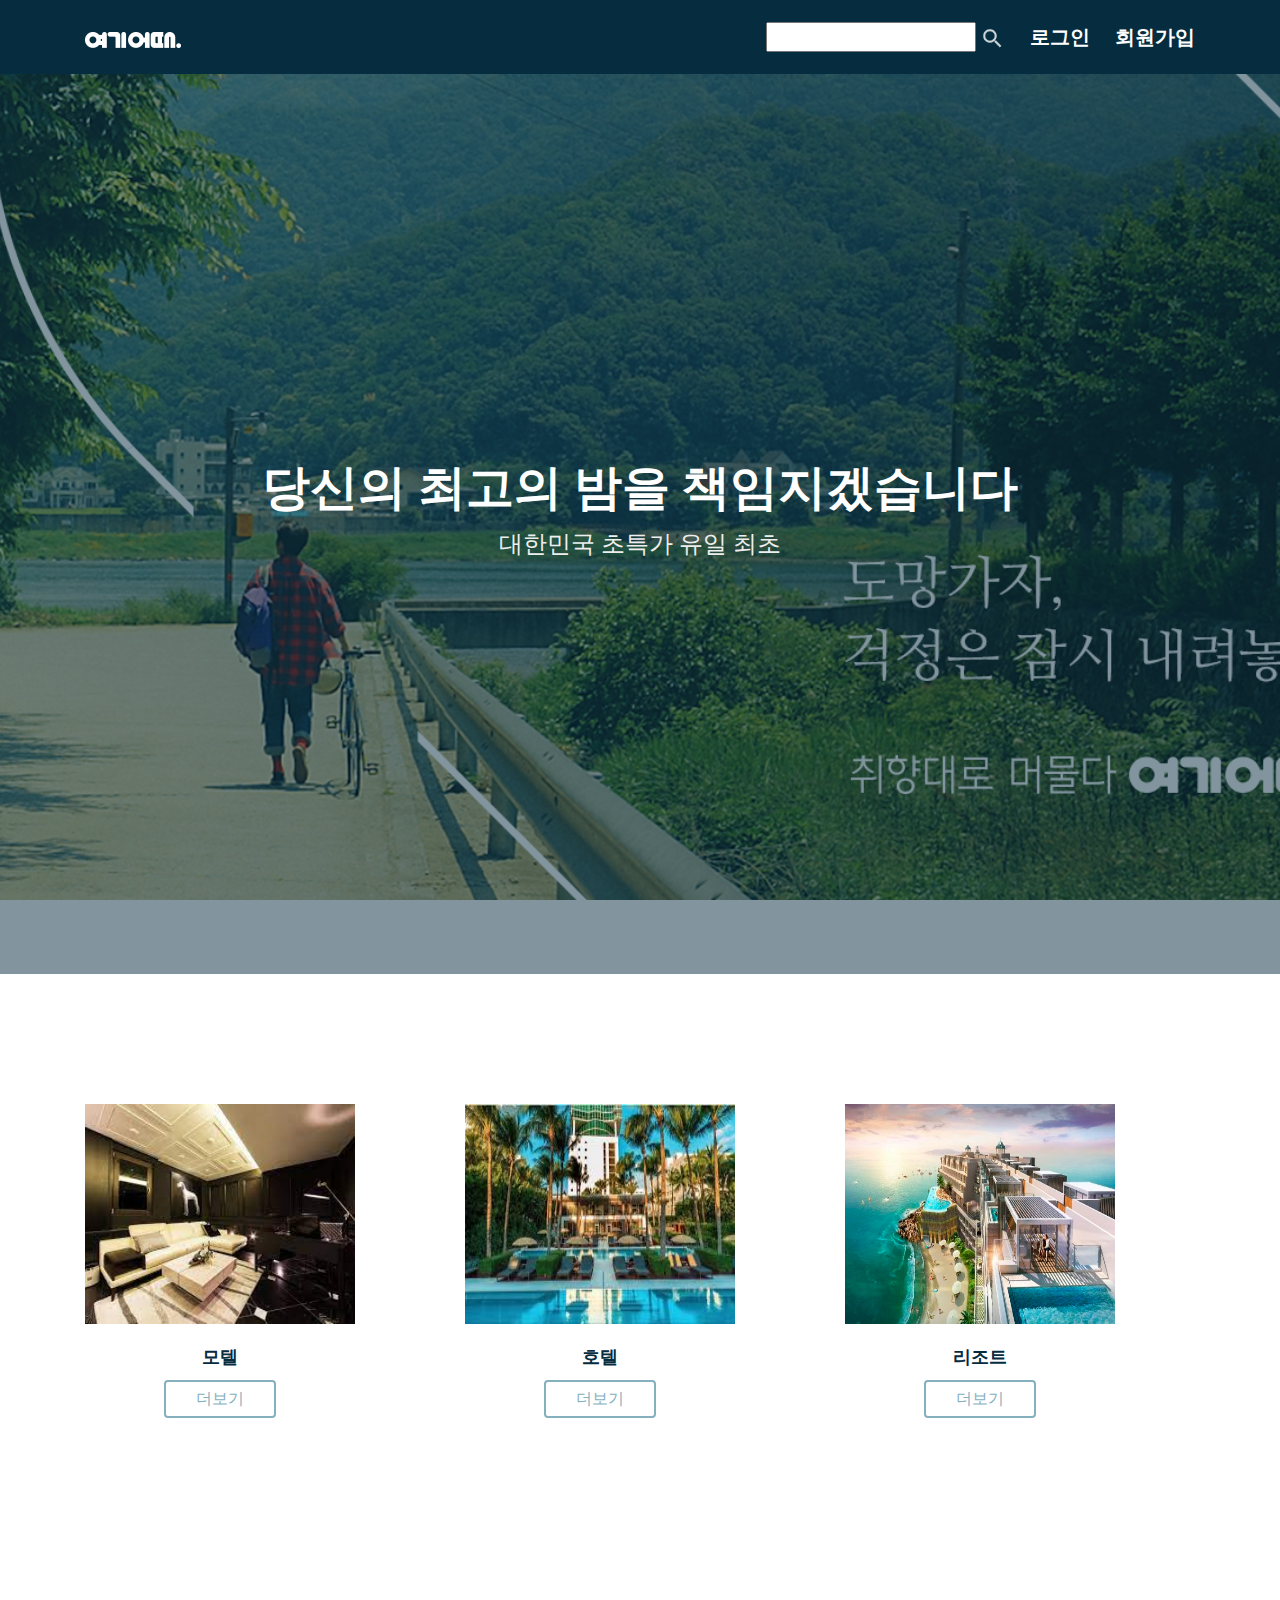
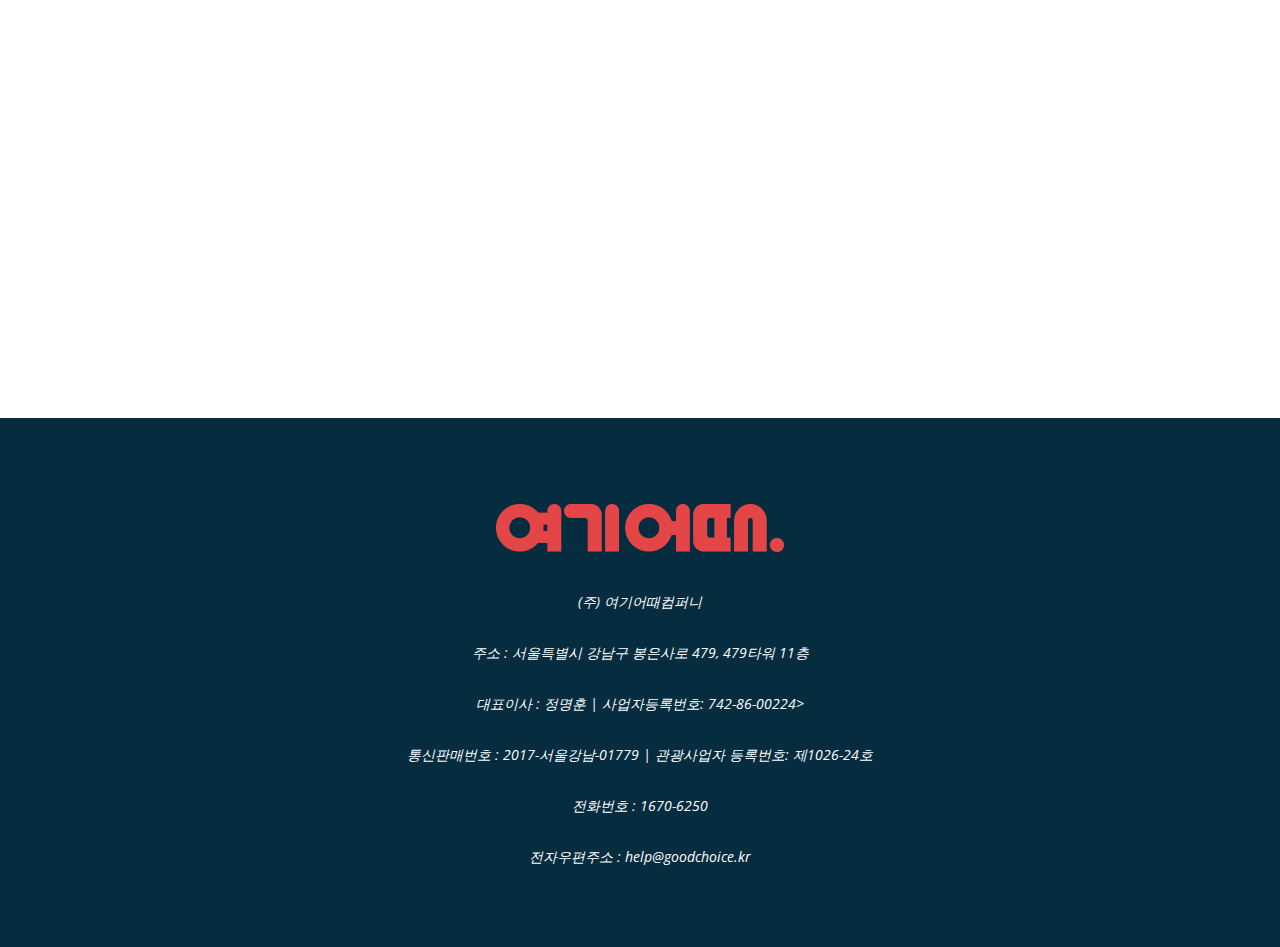
<file: index.html>
<!DOCTYPE html>
<html lang="en">

<head>
  <meta charset="utf-8">
  <meta content="width=device-width, initial-scale=1.0" name="viewport">

  <title>Vlava Bootstrap Template - Index</title>
  <meta content="" name="description">
  <meta content="" name="keywords">

  <!-- Favicons -->
  <link href="assets/img/favicon.png" rel="icon">
  <link href="assets/img/apple-touch-icon.png" rel="apple-touch-icon">

  <!-- Google Fonts -->
  <link href="https://fonts.googleapis.com/css?family=Open+Sans:300,300i,400,400i,600,600i,700,700i|Raleway:300,300i,400,400i,500,500i,600,600i,700,700i|Poppins:300,300i,400,400i,500,500i,600,600i,700,700i" rel="stylesheet">

  <!-- Vendor CSS Files -->
  <link href="assets/vendor/bootstrap/css/bootstrap.min.css" rel="stylesheet">
  <link href="assets/vendor/icofont/icofont.min.css" rel="stylesheet">
  <link href="assets/vendor/boxicons/css/boxicons.min.css" rel="stylesheet">
  <link href="assets/vendor/remixicon/remixicon.css" rel="stylesheet">
  <link href="assets/vendor/owl.carousel/assets/owl.carousel.min.css" rel="stylesheet">
  <link href="assets/vendor/venobox/venobox.css" rel="stylesheet">

  <!-- Template Main CSS File -->
  <link href="assets/css/style.css" rel="stylesheet">

  <!-- =======================================================
  * Template Name: Vlava - v2.2.1
  * Template URL: https://bootstrapmade.com/vlava-free-bootstrap-one-page-template/
  * Author: BootstrapMade.com
  * License: https://bootstrapmade.com/license/
  ======================================================== -->
</head>

<body>

  <!-- ======= Header ======= -->
  <header id="header" class="howHeader">
    <div class="container d-flex align-items-center">

      <div class="logo mr-auto">
        <a href="#">
          <h1 class="text-light"><img src="assets/img/h1_logo_pc_w.png" class="testimonial-img" alt=""></h1>
        </a>
        
        <!-- Uncomment below if you prefer to use an image logo -->
        <!-- <a href="index.html"><img src="assets/img/logo.png" alt="" class="img-fluid"></a>-->
      </div>
      <div class="subscribe-form">
        <input type="email" name="email"> <img src="assets/img/ico_srch_2.png" button type="button" class="btn_srch_open " style="right: 396px;"></button>
       
      </div>

      <nav class="nav-menu d-none d-lg-block">
        <ul>

          <li><a href="#">로그인</a></li>
          <li><a href="#">회원가입</a></li>


        </ul>
      </nav><!-- .nav-menu -->

    </div>
  </header><!-- End Header -->

  <!-- ======= Hero Section ======= -->
  <section id="hero">
    <div class="hero-container">
      <h1>당신의 최고의 밤을 책임지겠습니다</h1>
      <h2>대한민국 초특가 유일 최초</h2>
      <!-- <a href="#" class="btn-get-started scrollto">추천숙소</a> -->
    </div>
  </section><!-- End Hero -->
  
  <main id="main">
    <!-- ======= Featured Section ======= -->
    <section id="featured" class="featured">
      <div class="container">

        <div class="row">
          <div class="col-lg-4 col-md-6 d-flex align-items-stretch mb-5 mb-lg-0">
            <div class="card">
              <img src="assets/img/motel.jpg" class="card-img-top" alt="..."
              style="width:270px; height:220px;">
              <div class="card-body">
                <h5 class="card-title"><a href="">모텔</a></h5>
                <a href="#" class="btn">더보기</a>
              </div>
            </div>
          </div>
          <div class="col-lg-4 col-md-6 d-flex align-items-stretch mb-5 mb-lg-0">
            <div class="card">
              <img src="assets/img/hotel.jpg" class="card-img-top" alt="..." style="width: 270px; height:220px;">
              <div class="card-body">
                <h5 class="card-title"><a href="">호텔</a></h5>
                <a href="#" class="btn">더보기</a>
              </div>
            </div>
          </div>
          <div class="col-lg-4 col-md-6 d-flex align-items-stretch mb-5 mb-lg-0">
            <div class="card">
              <img src="assets/img/리조트.jpg" class="card-img-top" alt="..." style="width: 270px; height:220px;">
              <div class="card-body">
                <h5 class="card-title"><a href="">리조트</a></h5>
                <a href="#" class="btn">더보기</a>
              </div>
            </div>
          </div>
        </div>

      </div>
    </section><!-- End Featured Section -->
   
  </main><!-- End #main -->
 
  <!-- ======= Footer ======= -->
  <footer id="footer">

    <div class="footer-top">

      <div class="container">

        <div class="row  justify-content-center">
          <div class="col-lg-6">
            <img src="assets/img/h1_logo_mo.png" class="foot_logo">
            <p>(주) 여기어때컴퍼니</p>
            <p>주소 : 서울특별시 강남구 봉은사로 479, 479타워 11층 </p>
            <p>대표이사 : 정명훈 | 사업자등록번호: 742-86-00224></p> 
            <p> 통신판매번호 : 2017-서울강남-01779 | 관광사업자 등록번호: 제1026-24호</p>
            <p>전화번호 : 1670-6250</p> 
            <p>전자우편주소 : help@goodchoice.kr</p>  
          </div>
        </div>

      

      </div>
    </div>

    
  </footer><!-- End Footer -->

  <a href="#" class="back-to-top"><i class="icofont-simple-up"></i></a>

  <!-- Vendor JS Files -->
  <script src="assets/vendor/jquery/jquery.min.js"></script>
  <script src="assets/vendor/bootstrap/js/bootstrap.bundle.min.js"></script>
  <script src="assets/vendor/jquery.easing/jquery.easing.min.js"></script>
  <script src="assets/vendor/php-email-form/validate.js"></script>
  <script src="assets/vendor/owl.carousel/owl.carousel.min.js"></script>
  <script src="assets/vendor/isotope-layout/isotope.pkgd.min.js"></script>
  <script src="assets/vendor/venobox/venobox.min.js"></script>

  <!-- Template Main JS File -->
  <script src="assets/js/main.js"></script>

</body>

</html>
</file>
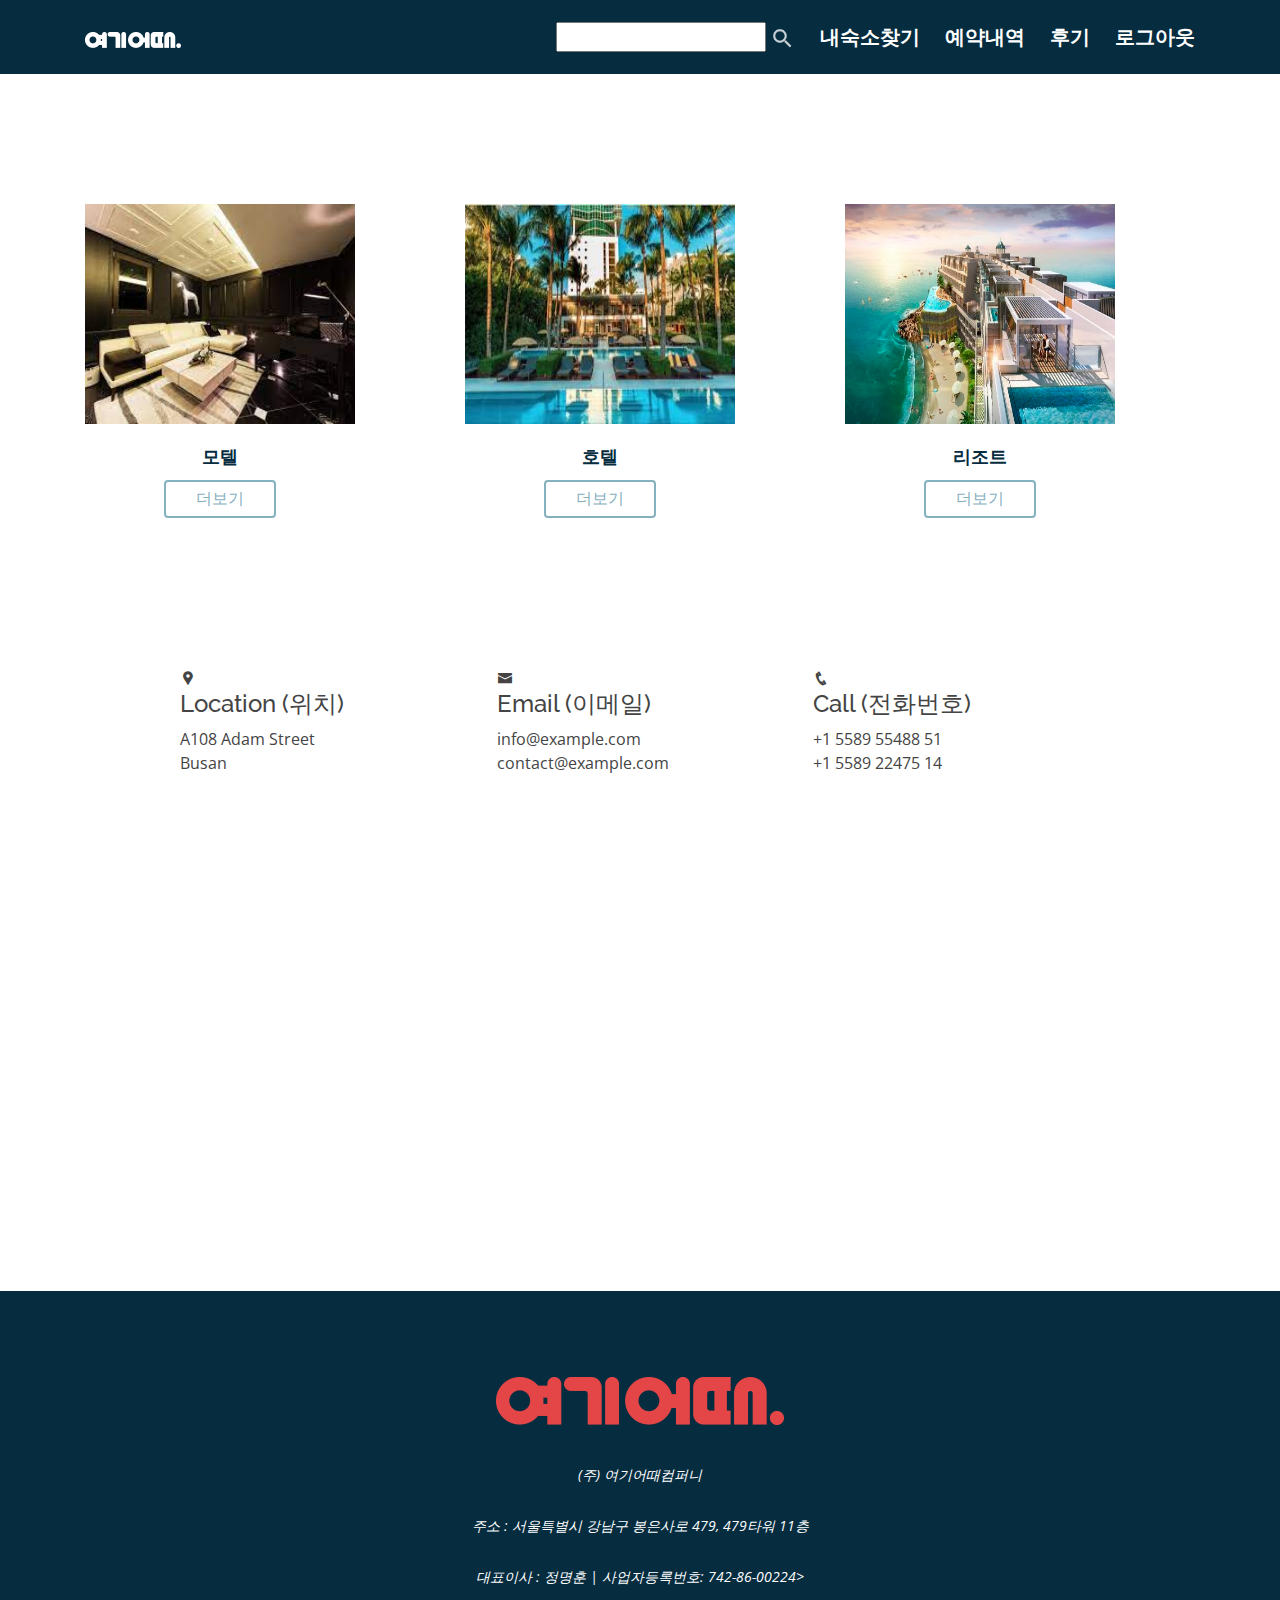
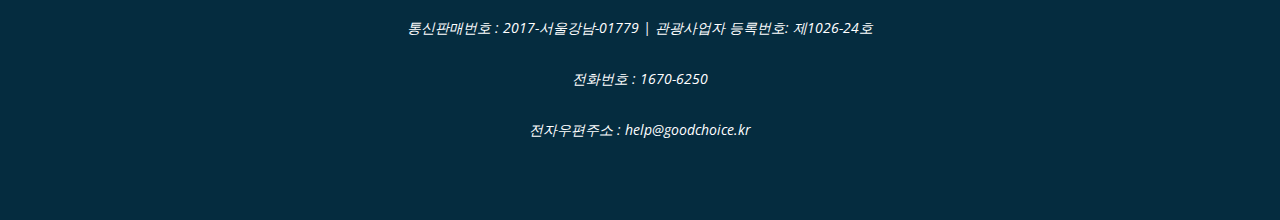
<file: inner-page.html>
<!DOCTYPE html>
<html lang="en">

<head>
  <meta charset="utf-8">
  <meta content="width=device-width, initial-scale=1.0" name="viewport">

  <title>Inner Page - Vlava Bootstrap Template</title>
  <meta content="" name="description">
  <meta content="" name="keywords">

  <!-- Favicons -->
  <link href="assets/img/favicon.png" rel="icon">
  <link href="assets/img/apple-touch-icon.png" rel="apple-touch-icon">

  <!-- Google Fonts -->
  <link href="https://fonts.googleapis.com/css?family=Open+Sans:300,300i,400,400i,600,600i,700,700i|Raleway:300,300i,400,400i,500,500i,600,600i,700,700i|Poppins:300,300i,400,400i,500,500i,600,600i,700,700i" rel="stylesheet">

  <!-- Vendor CSS Files -->
  <link href="assets/vendor/bootstrap/css/bootstrap.min.css" rel="stylesheet">
  <link href="assets/vendor/icofont/icofont.min.css" rel="stylesheet">
  <link href="assets/vendor/boxicons/css/boxicons.min.css" rel="stylesheet">
  <link href="assets/vendor/remixicon/remixicon.css" rel="stylesheet">
  <link href="assets/vendor/owl.carousel/assets/owl.carousel.min.css" rel="stylesheet">
  <link href="assets/vendor/venobox/venobox.css" rel="stylesheet">

  <!-- Template Main CSS File -->
  <link href="assets/css/style.css" rel="stylesheet">

  <!-- =======================================================
  * Template Name: Vlava - v2.2.1
  * Template URL: https://bootstrapmade.com/vlava-free-bootstrap-one-page-template/
  * Author: BootstrapMade.com
  * License: https://bootstrapmade.com/license/
  ======================================================== -->
</head>

<body>

  <!-- ======= Header ======= -->
  <header id="header" class="howHeader">
    <div class="container d-flex align-items-center">

      <div class="logo mr-auto">
        <a href="#">
          <h1 class="text-light"><img src="assets/img/h1_logo_pc_w.png" class="testimonial-img" alt=""></h1>
        </a>
        
        <!-- Uncomment below if you prefer to use an image logo -->
        <!-- <a href="index.html"><img src="assets/img/logo.png" alt="" class="img-fluid"></a>-->
      </div>
      <div class="subscribe-form">
        <input type="email" name="email"> <img src="assets/img/ico_srch_2.png" button type="button" class="btn_srch_open " style="right: 396px;"></button>
       
      </div>

      <nav class="nav-menu d-none d-lg-block">
        <ul>

          <li><a href="#">내숙소찾기</a></li>
          <li><a href="#">예약내역</a></li>
          <li><a href="#">후기</a></li>
          <li><a href="#">로그아웃</a></li> 


        </ul>
      </nav><!-- .nav-menu -->

    </div>
  </header><!-- End Header -->

  <main id="main">

     <!-- ======= Featured Section ======= -->
     <section id="featured" class="featured">
      <div class="container">

        <div class="row">
          <div class="col-lg-4 col-md-6 d-flex align-items-stretch mb-5 mb-lg-0">
            <div class="card">
              <img src="assets/img/motel.jpg" class="card-img-top" alt="..."
              style="width:270px; height:220px;">
              <div class="card-body">
                <h5 class="card-title"><a href="">모텔</a></h5>
                <a href="#" class="btn">더보기</a>
              </div>
            </div>
          </div>
          <div class="col-lg-4 col-md-6 d-flex align-items-stretch mb-5 mb-lg-0">
            <div class="card">
              <img src="assets/img/hotel.jpg" class="card-img-top" alt="..." style="width: 270px; height:220px;">
              <div class="card-body">
                <h5 class="card-title"><a href="">호텔</a></h5>
                <a href="#" class="btn">더보기</a>
              </div>
            </div>
          </div>
          <div class="col-lg-4 col-md-6 d-flex align-items-stretch mb-5 mb-lg-0">
            <div class="card">
              <img src="assets/img/리조트.jpg" class="card-img-top" alt="..." style="width: 270px; height:220px;">
              <div class="card-body">
                <h5 class="card-title"><a href="">리조트</a></h5>
                <a href="#" class="btn">더보기</a>
              </div>
            </div>
          </div>
        </div>

      </div>
    </section><!-- End Featured Section -->

    <div class="container">
      <div class="row mt-5 justify-content-center">

        <div class="col-lg-10">

          <div class="info-wrap">
            <div class="row">
              <div class="col-lg-4 info">
                <i class="icofont-google-map"></i>
                <h4>Location (위치)</h4>
                <p>A108 Adam Street<br>Busan</p>
              </div>

              <div class="col-lg-4 info mt-4 mt-lg-0">
                <i class="icofont-envelope"></i>
                <h4>Email (이메일)</h4>
                <p>info@example.com<br>contact@example.com</p>
              </div>

              <div class="col-lg-4 info mt-4 mt-lg-0">
                <i class="icofont-phone"></i>
                <h4>Call (전화번호)</h4>
                <p>+1 5589 55488 51<br>+1 5589 22475 14</p>
              </div>
            </div>
          </div>

        </div>

      </div>

  </main><!-- End #main -->

  <!-- ======= Footer ======= -->
  <footer id="footer">

    <div class="footer-top">

      <div class="container">

        <div class="row  justify-content-center">
          <div class="col-lg-6">
            <img src="assets/img/h1_logo_mo.png" class="foot_logo">
            <p>(주) 여기어때컴퍼니</p>
            <p>주소 : 서울특별시 강남구 봉은사로 479, 479타워 11층 </p>
            <p>대표이사 : 정명훈 | 사업자등록번호: 742-86-00224></p> 
            <p> 통신판매번호 : 2017-서울강남-01779 | 관광사업자 등록번호: 제1026-24호</p>
            <p>전화번호 : 1670-6250</p> 
            <p>전자우편주소 : help@goodchoice.kr</p>  
          </div>
        </div>

      

      </div>
    </div>

    
  </footer><!-- End Footer -->

  <a href="#" class="back-to-top"><i class="icofont-simple-up"></i></a>

  <!-- Vendor JS Files -->
  <script src="assets/vendor/jquery/jquery.min.js"></script>
  <script src="assets/vendor/bootstrap/js/bootstrap.bundle.min.js"></script>
  <script src="assets/vendor/jquery.easing/jquery.easing.min.js"></script>
  <script src="assets/vendor/php-email-form/validate.js"></script>
  <script src="assets/vendor/owl.carousel/owl.carousel.min.js"></script>
  <script src="assets/vendor/isotope-layout/isotope.pkgd.min.js"></script>
  <script src="assets/vendor/venobox/venobox.min.js"></script>

  <!-- Template Main JS File -->
  <script src="assets/js/main.js"></script>

</body>

</html>
</file>
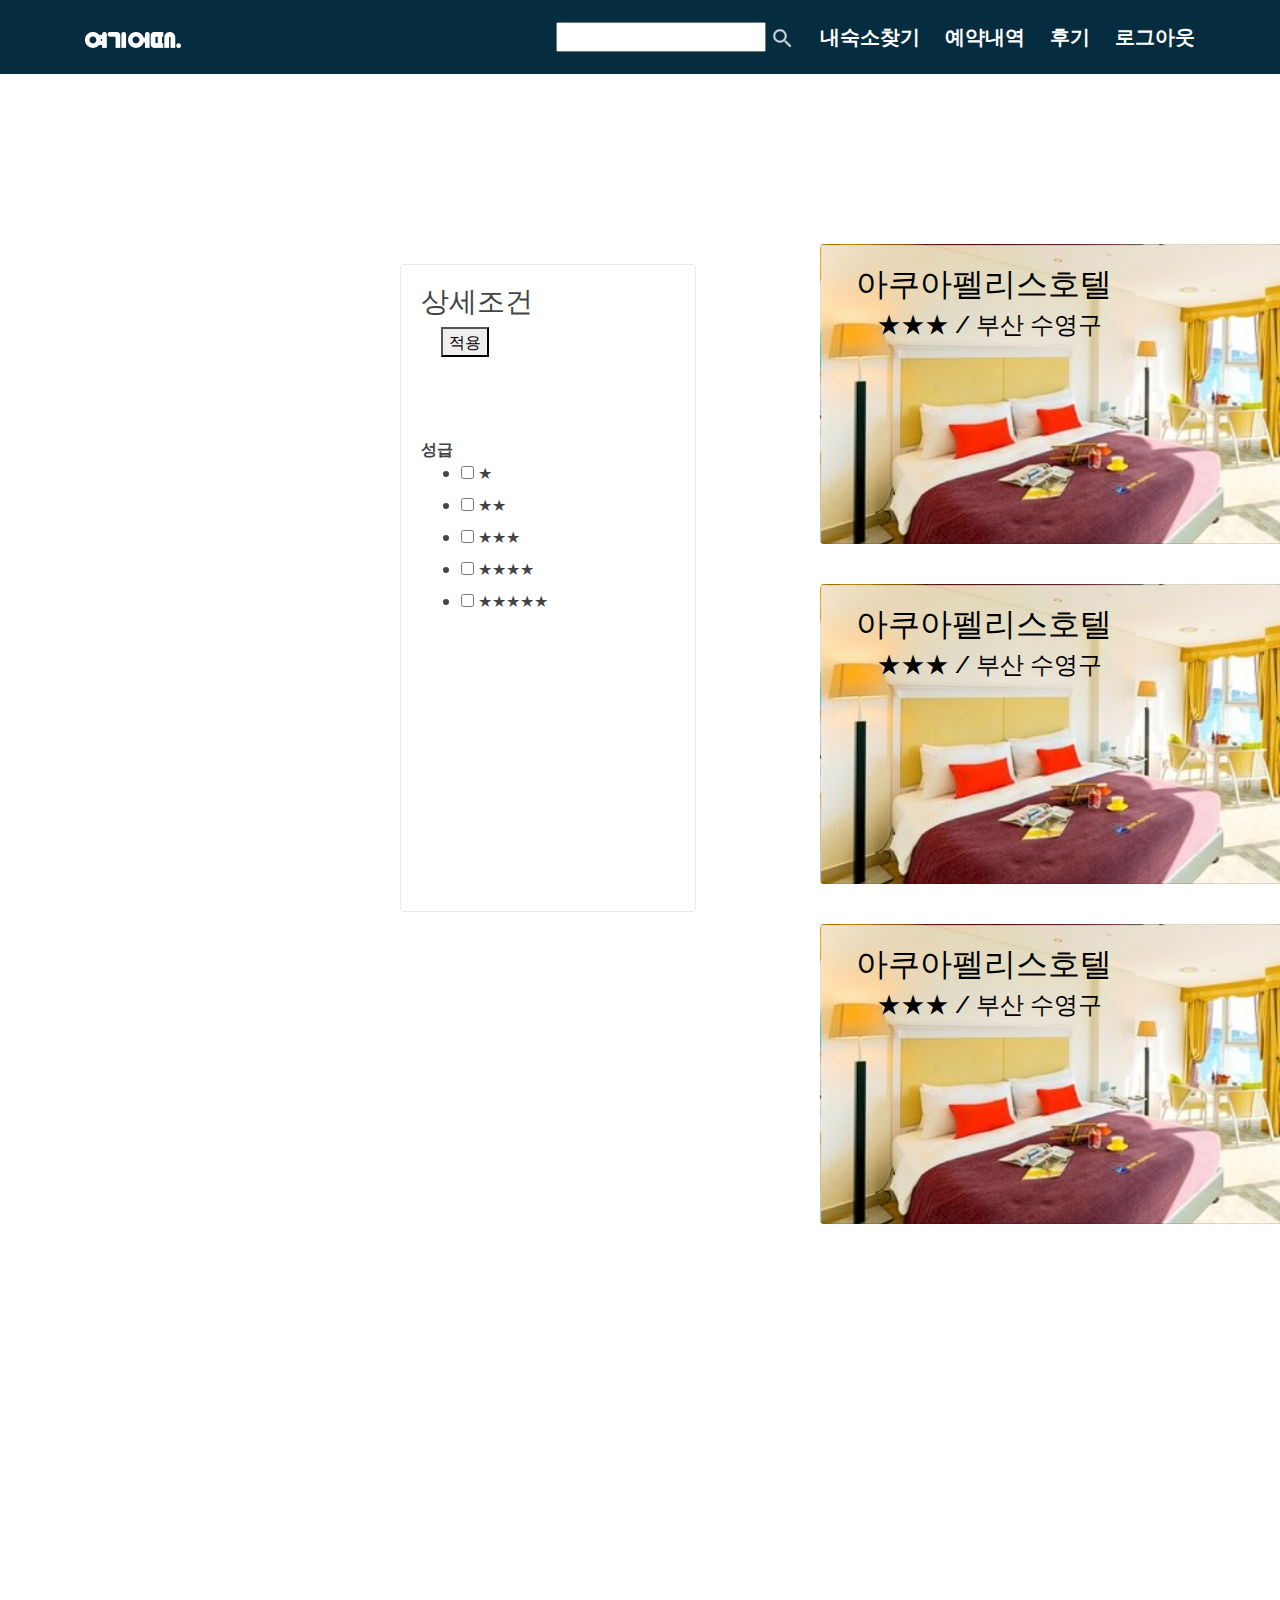
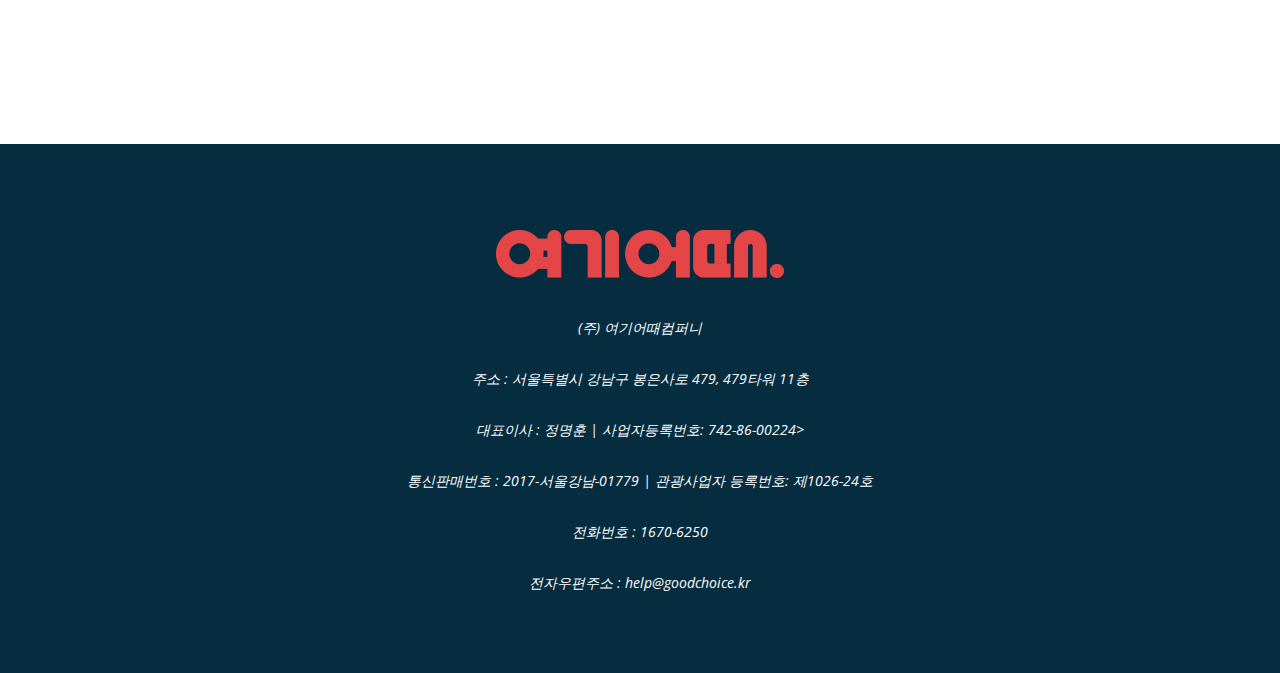
<file: list.html>
<!DOCTYPE html>
<html lang="en">
<head>
  <meta charset="utf-8">
  <meta content="width=device-width, initial-scale=1.0" name="viewport">

  <title>리스트페이지</title>
  <meta content="" name="description">
  <meta content="" name="keywords">

  <!-- Favicons -->
  <link href="assets/img/favicon.png" rel="icon">
  <link href="assets/img/apple-touch-icon.png" rel="apple-touch-icon">

  <!-- Google Fonts -->
  <link href="https://fonts.googleapis.com/css?family=Open+Sans:300,300i,400,400i,600,600i,700,700i|Raleway:300,300i,400,400i,500,500i,600,600i,700,700i|Poppins:300,300i,400,400i,500,500i,600,600i,700,700i" rel="stylesheet">

  <!-- Vendor CSS Files -->
  <link href="assets/vendor/bootstrap/css/bootstrap.min.css" rel="stylesheet">
  <link href="assets/vendor/icofont/icofont.min.css" rel="stylesheet">
  <link href="assets/vendor/boxicons/css/boxicons.min.css" rel="stylesheet">
  <link href="assets/vendor/remixicon/remixicon.css" rel="stylesheet">
  <link href="assets/vendor/owl.carousel/assets/owl.carousel.min.css" rel="stylesheet">
  <link href="assets/vendor/venobox/venobox.css" rel="stylesheet">

  <!-- Template Main CSS File -->
  <link href="assets/css/style.css" rel="stylesheet">

</head>

<body>

  <!-- ======= Header ======= -->
  <header id="header" class="howHeader">
    <div class="container d-flex align-items-center">

      <div class="logo mr-auto">
        <a href="#">
          <h1 class="text-light"><img src="assets/img/h1_logo_pc_w.png" class="testimonial-img" alt=""></h1>
        </a>
      </div>
      <div class="subscribe-form">
        <input type="email" name="email"> <img src="assets/img/ico_srch_2.png" button type="button" class="btn_srch_open " style="right: 396px;"></button>
      </div>
      <nav class="nav-menu d-none d-lg-block">
        <ul>
          <li><a href="#">내숙소찾기</a></li>
          <li><a href="#">예약내역</a></li>
          <li><a href="#">후기</a></li>
          <li><a href="#">로그아웃</a></li> 
        </ul>
      </nav><!-- .nav-menu -->

    </div>
  </header><!-- End Header -->

  <main id="main">
    <div class="containerBox">
      <div class="filter_wrap" style="float: left; margin-left: 400px;">
        <!-- <div class="fix_title">
          상세조건<button type="button">닫기</button>
        </div> -->

        <!-- <section class="date_wrap">
          <h3>날짜</h3>
          <div class="btn_date"><span class="date_view"><b>7.27 ~ 7.28</b><em>&nbsp;·&nbsp;1박</em></span></div>
        </section> -->

        <h3 style="margin-left: 20px; margin-top: 20px;">상세조건</h3>
        <div class="btn_wrap" style="margin-left: 20px;">
          <!-- <button type="button" onclick="window.location.href='https://www.goodchoice.kr/product/result?sel_date=2021-07-27&amp;sel_date2=2021-07-28&amp;keyword=%EC%95%84%EC%BF%A0%EC%95%84%ED%8E%A0%EB%A6%AC%EC%8A%A4'">초기화</button> -->
          <button type="submit" style="margin-left: 20px;">적용</button>
        </div>
                  <section style="margin-left: 20px;">
                    <strong>성급</strong>
                    <ul>
                      <li>
                        <input type="checkbox" id="adcno_0" name="adcno[]" class="inp_chk" value="1">
                        <label for="adcno_0" class="label_chk">★</label>
                      </li>
                      <li>
                        <input type="checkbox" id="adcno_1" name="adcno[]" class="inp_chk" value="2">
                        <label for="adcno_1" class="label_chk">★★</label>
                      </li>
                      <li>
                        <input type="checkbox" id="adcno_2" name="adcno[]" class="inp_chk" value="4">
                        <label for="adcno_2" class="label_chk">★★★</label>
                      </li>
                      <li>
                        <input type="checkbox" id="adcno_3" name="adcno[]" class="inp_chk" value="7">
                        <label for="adcno_3" class="label_chk">★★★★</label>
                      </li>
                      <li>
                        <input type="checkbox" id="adcno_4" name="adcno[]" class="inp_chk" value="3">
                        <label for="adcno_4" class="label_chk">★★★★★</label>
                      </li>
                    </ul>
                  </section>
                  <section>
                    <strong>
                      <span>
                      <label for="amount"></label>
                      <!-- <input type="text" id="amount" class="price_val" readonly=""> -->
                      <input type="hidden" id="min_price" name="min_price" value="">
                      <input type="hidden" id="max_price" name="max_price" value="">
                    </span>
                  </strong>
                  <div class="slider_wrap">
                    <div id="slider" class="slider_align ui-slider ui-corner-all ui-slider-horizontal ui-widget ui-widget-content" data-min="1" data-max="30"><div class="ui-slider-range ui-corner-all ui-widget-header" style="left: 0%; width: 100%;"></div><span tabindex="0" class="ui-slider-handle ui-corner-all ui-state-default" style="left: 0%;"></span><span tabindex="0" class="ui-slider-handle ui-corner-all ui-state-default" style="left: 100%;">
                    </span>
                  </div>
                  <span class="price_txt"></span>
                  <span class="price_txt"></span>
                </div>
              </section>			
            </div>


    <div class="container" style="padding: 20px; margin-left: 800px; margin-top: 150px;"> 
      <a href="#">
          <div class="card" style="width: 650px;height: 300px; background-image: url(assets/img/aquahotel4.jpg); background-size: cover;">
            <div class="card-body" style="color: black; width: 650px;height: 300px; margin: auto;">
              <h2 style="margin-left: 15px;">아쿠아펠리스호텔</h2>
              <h4>&nbsp &nbsp &nbsp ★★★ / 부산 수영구</h4>
            </div>
          </div>
        </div>
      </a>


      <div class="container" style="padding: 20px; margin-left: 800px; "> 
        <a href="#">
            <div class="card" style="width: 650px;height: 300px; background-image: url(assets/img/aquahotel4.jpg); background-size: cover;">
              <div class="card-body" style="color: black; width: 650px;height: 300px; margin: auto;">
                <h2 style="margin-left: 15px;">아쿠아펠리스호텔</h2>
                <h4>&nbsp &nbsp &nbsp ★★★ / 부산 수영구</h4>
              </div>
            </div>
          </div>
        </a>

        
        <div class="container" style="padding: 20px; margin-left: 800px; "> 
          <a href="#">
              <div class="card" style="width: 650px;height: 300px; background-image: url(assets/img/aquahotel4.jpg); background-size: cover;">
                <div class="card-body" style="color: black; width: 650px;height: 300px; margin: auto;">
                  <h2 style="margin-left: 15px;">아쿠아펠리스호텔</h2>
                  <h4>&nbsp &nbsp &nbsp ★★★ / 부산 수영구</h4>
                </div>
              </div>
            </div>
          </a>


        </div>




  </main><!-- End #main -->

  <!-- ======= Footer ======= -->
  <footer id="footer">

    <div class="footer-top">

      <div class="container">

        <div class="row  justify-content-center">
          <div class="col-lg-6">
            <img src="assets/img/h1_logo_mo.png" class="foot_logo">
            <p>(주) 여기어때컴퍼니</p>
            <p>주소 : 서울특별시 강남구 봉은사로 479, 479타워 11층 </p>
            <p>대표이사 : 정명훈 | 사업자등록번호: 742-86-00224></p> 
            <p> 통신판매번호 : 2017-서울강남-01779 | 관광사업자 등록번호: 제1026-24호</p>
            <p>전화번호 : 1670-6250</p> 
            <p>전자우편주소 : help@goodchoice.kr</p>  
          </div>
        </div>

      

      </div>
    </div>

    
  </footer><!-- End Footer -->

  <a href="#" class="back-to-top"><i class="icofont-simple-up"></i></a>

  <!-- Vendor JS Files -->
  <script src="assets/vendor/jquery/jquery.min.js"></script>
  <script src="assets/vendor/bootstrap/js/bootstrap.bundle.min.js"></script>
  <script src="assets/vendor/jquery.easing/jquery.easing.min.js"></script>
  <script src="assets/vendor/php-email-form/validate.js"></script>
  <script src="assets/vendor/owl.carousel/owl.carousel.min.js"></script>
  <script src="assets/vendor/isotope-layout/isotope.pkgd.min.js"></script>
  <script src="assets/vendor/venobox/venobox.min.js"></script>

  <!-- Template Main JS File -->
  <script src="assets/js/main.js"></script>

</body>

</html>
</file>
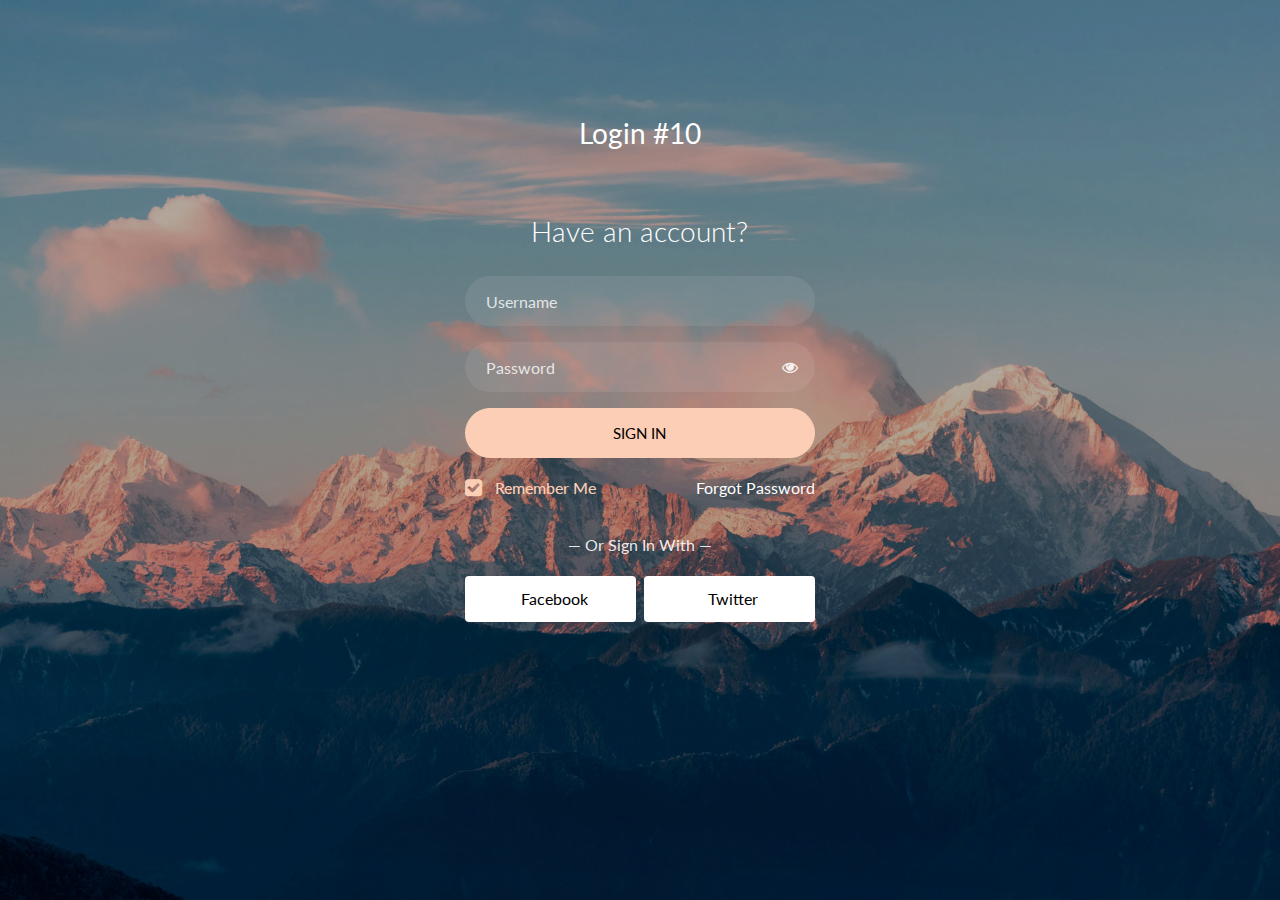
<file: login/login.html>
<!doctype html>
<html lang="en">
  <head>
  	<title>Login 10</title>
    <meta charset="utf-8">
    <meta name="viewport" content="width=device-width, initial-scale=1, shrink-to-fit=no">

	<link href="https://fonts.googleapis.com/css?family=Lato:300,400,700&display=swap" rel="stylesheet">

	<link rel="stylesheet" href="https://stackpath.bootstrapcdn.com/font-awesome/4.7.0/css/font-awesome.min.css">
	
	<link rel="stylesheet" href="css/style.css">

	</head>
	<body class="img js-fullheight" style="background-image: url(images/bg.jpg);">
	<section class="ftco-section">
		<div class="container">
			<div class="row justify-content-center">
				<div class="col-md-6 text-center mb-5">
					<h2 class="heading-section">Login #10</h2>
				</div>
			</div>
			<div class="row justify-content-center">
				<div class="col-md-6 col-lg-4">
					<div class="login-wrap p-0">
		      	<h3 class="mb-4 text-center">Have an account?</h3>
		      	<form action="#" class="signin-form">
		      		<div class="form-group">
		      			<input type="text" class="form-control" placeholder="Username" required>
		      		</div>
	            <div class="form-group">
	              <input id="password-field" type="password" class="form-control" placeholder="Password" required>
	              <span toggle="#password-field" class="fa fa-fw fa-eye field-icon toggle-password"></span>
	            </div>
	            <div class="form-group">
	            	<button type="submit" class="form-control btn btn-primary submit px-3">Sign In</button>
	            </div>
	            <div class="form-group d-md-flex">
	            	<div class="w-50">
		            	<label class="checkbox-wrap checkbox-primary">Remember Me
									  <input type="checkbox" checked>
									  <span class="checkmark"></span>
									</label>
								</div>
								<div class="w-50 text-md-right">
									<a href="#" style="color: #fff">Forgot Password</a>
								</div>
	            </div>
	          </form>
	          <p class="w-100 text-center">&mdash; Or Sign In With &mdash;</p>
	          <div class="social d-flex text-center">
	          	<a href="#" class="px-2 py-2 mr-md-1 rounded"><span class="ion-logo-facebook mr-2"></span> Facebook</a>
	          	<a href="#" class="px-2 py-2 ml-md-1 rounded"><span class="ion-logo-twitter mr-2"></span> Twitter</a>
	          </div>
		      </div>
				</div>
			</div>
		</div>
	</section>

	<script src="js/jquery.min.js"></script>
  <script src="js/popper.js"></script>
  <script src="js/bootstrap.min.js"></script>
  <script src="js/main.js"></script>

	</body>
</html>
</file>
<file: assets/vendor/venobox/venobox.css>
/* ------ venobox.css --------*/
.vbox-overlay *, .vbox-overlay *:before, .vbox-overlay *:after{
    -webkit-backface-visibility: hidden;
    -webkit-box-sizing:border-box;
    -moz-box-sizing:border-box;
    box-sizing:border-box;
}
.vbox-overlay * { 
    -webkit-backface-visibility: visible;
    backface-visibility: visible;
}
.vbox-overlay{
    display: -webkit-flex;
    display: flex;
    -webkit-flex-direction: column;
    flex-direction: column;
    -webkit-justify-content: center;
    justify-content: center;
    -webkit-align-items: center;
    align-items: center;
    position: fixed;
    left: 0;
    top: 0;
    bottom: 0;
    right: 0;
    z-index: 999999;
}

/* ----- navigation ----- */
.vbox-title{
    width: 100%;
    height: 40px;
    float: left;
    text-align: center;
    line-height: 28px;
    font-size: 12px;
    padding: 6px 50px;
    overflow: hidden;
    position: fixed;
    display: none;
    left: 0;
    z-index: 89;
}
.vbox-close{
    cursor: pointer;
    position: fixed;
    top: -1px;
    right: 0;
    width: 50px;
    height: 40px;
    padding: 6px;
    display: block;
    background-position:10px center;
    overflow: hidden;
    font-size: 24px;
    line-height: 1;
    text-align: center;
    z-index: 99;
}
.vbox-left{
    cursor: pointer;
    position: fixed;
    left: 0;
    height: 40px;
    overflow: hidden;
    line-height: 28px;
    font-size: 12px;
    z-index: 99;
    display: flex;
    align-items:center;
}
.vbox-num{
    display: inline-block;
    margin: 6px 0 6px 15px;
}
/* ----- Social share ----- */
.vbox-share{
    line-height: 28px;
    font-size: 12px;
    overflow: hidden;
    position: fixed;
    left: 0;
    z-index: 98;
    display: flex;
    align-items:center;
    justify-content: center;
    width: 100%;
    text-align: center;
}
.vbox-share svg{
    max-height: 28px;
    width: 28px;
    z-index: 10;
    margin-left: 12px;
    margin-top: 6px;
    margin-bottom: 6px;
    vertical-align: middle;
}


/* ----- navigation ARROWS ----- */
.vbox-next, .vbox-prev{
    position: fixed;
    top: 50%;
    margin-top: -15px;
    overflow: hidden;
    cursor: pointer;
    display: block;
    width: 45px;
    height: 45px;
    z-index: 99;
}
.vbox-next span, .vbox-prev span{
    position: relative;
    width: 20px;
    height: 20px;
    border: 2px solid transparent;
    border-top-color: #B6B6B6;
    border-right-color: #B6B6B6;
    text-indent: -100px;
    position: absolute;
    top: 8px;
    display: block;
}
.vbox-prev{
    left: 15px;
}
.vbox-next{
    right: 15px;
}
.vbox-prev span{
    left: 10px;
    -ms-transform: rotate(-135deg);
    -webkit-transform: rotate(-135deg);
    transform: rotate(-135deg);
}
.vbox-next span{
    -ms-transform: rotate(45deg);
    -webkit-transform: rotate(45deg);
    transform: rotate(45deg);
    right: 10px;
}
/* ------- inline window ------ */
.vbox-inline{
    width: 420px;
    height: 315px;
    height: 70vh;
    padding: 10px;
    background: #fff;
    margin: 0 auto;
    overflow: auto;
    text-align: left;
}
/* ------- Video & iFrames window ------ */
.venoframe{
    max-width: 100%;
    width: 100%;
    border: none;
    width: 100%;
    height: 260px;
    height: 70vh;
}
.venoframe.vbvid{
    height: 260px;
}
@media (min-width: 768px) {
    .venoframe, .vbox-inline{
        width: 90%;
        height: 360px;
        height: 70vh;
    }
    .venoframe.vbvid{
        width: 640px;
        height: 360px;
    }
}
@media (min-width: 992px) {
    .venoframe, .vbox-inline{
        max-width: 1200px;
        width: 80%;
        height: 540px;
        height: 70vh;
    }
    .venoframe.vbvid{
        width: 960px;
        height: 540px;
    }
}
/* 
Please do NOT edit this part! 
or at least read this note: http://i.imgur.com/7C0ws9e.gif
*/
.vbox-open{
    overflow: hidden;
}
.vbox-container{
    position: absolute;
    left: 0;
    right: 0;
    top: 0;
    bottom: 0;
    overflow-x: hidden;
    overflow-y: scroll;
    overflow-scrolling: touch;
    -webkit-overflow-scrolling: touch;
    z-index: 20;
    max-height: 100%;

}

.vbox-content{
    text-align: center;
    float: left;
    width: 100%;
    position: relative;
    overflow: hidden;
    padding: 20px 4%;
}
.vbox-container img{
    max-width: 100%;
    height: auto;
}
.vbox-figlio{
    box-shadow: 0 0 12px rgba(0,0,0,0.19), 0 6px 6px rgba(0,0,0,0.23);
    max-width: 100%;
    text-align: initial;
}
img.vbox-figlio{
    -webkit-user-select: none;
-khtml-user-select: none;
-moz-user-select: none;
-o-user-select: none;
user-select: none;
}
.vbox-content.swipe-left{
    margin-left: -200px !important;
}
.vbox-content.swipe-right{
    margin-left: 200px !important;
}
.vbox-animated{
    webkit-transition: margin 300ms ease-out;
    transition: margin 300ms ease-out;
}

/* ---------- preloader ----------
 * SPINKIT 
 * http://tobiasahlin.com/spinkit/
-------------------------------- */
.sk-double-bounce,.sk-rotating-plane{width:40px;height:40px;margin:40px auto}.sk-rotating-plane{background-color:#333;-webkit-animation:sk-rotatePlane 1.2s infinite ease-in-out;animation:sk-rotatePlane 1.2s infinite ease-in-out}@-webkit-keyframes sk-rotatePlane{0%{-webkit-transform:perspective(120px) rotateX(0) rotateY(0);transform:perspective(120px) rotateX(0) rotateY(0)}50%{-webkit-transform:perspective(120px) rotateX(-180.1deg) rotateY(0);transform:perspective(120px) rotateX(-180.1deg) rotateY(0)}100%{-webkit-transform:perspective(120px) rotateX(-180deg) rotateY(-179.9deg);transform:perspective(120px) rotateX(-180deg) rotateY(-179.9deg)}}@keyframes sk-rotatePlane{0%{-webkit-transform:perspective(120px) rotateX(0) rotateY(0);transform:perspective(120px) rotateX(0) rotateY(0)}50%{-webkit-transform:perspective(120px) rotateX(-180.1deg) rotateY(0);transform:perspective(120px) rotateX(-180.1deg) rotateY(0)}100%{-webkit-transform:perspective(120px) rotateX(-180deg) rotateY(-179.9deg);transform:perspective(120px) rotateX(-180deg) rotateY(-179.9deg)}}.sk-double-bounce{position:relative}.sk-double-bounce .sk-child{width:100%;height:100%;border-radius:50%;background-color:#333;opacity:.6;position:absolute;top:0;left:0;-webkit-animation:sk-doubleBounce 2s infinite ease-in-out;animation:sk-doubleBounce 2s infinite ease-in-out}.sk-chasing-dots .sk-child,.sk-spinner-pulse,.sk-three-bounce .sk-child{background-color:#333;border-radius:100%}.sk-double-bounce .sk-double-bounce2{-webkit-animation-delay:-1s;animation-delay:-1s}@-webkit-keyframes sk-doubleBounce{0%,100%{-webkit-transform:scale(0);transform:scale(0)}50%{-webkit-transform:scale(1);transform:scale(1)}}@keyframes sk-doubleBounce{0%,100%{-webkit-transform:scale(0);transform:scale(0)}50%{-webkit-transform:scale(1);transform:scale(1)}}.sk-wave{margin:40px auto;width:50px;height:40px;text-align:center;font-size:10px}.sk-wave .sk-rect{background-color:#333;height:100%;width:6px;display:inline-block;-webkit-animation:sk-waveStretchDelay 1.2s infinite ease-in-out;animation:sk-waveStretchDelay 1.2s infinite ease-in-out}.sk-wave .sk-rect1{-webkit-animation-delay:-1.2s;animation-delay:-1.2s}.sk-wave .sk-rect2{-webkit-animation-delay:-1.1s;animation-delay:-1.1s}.sk-wave .sk-rect3{-webkit-animation-delay:-1s;animation-delay:-1s}.sk-wave .sk-rect4{-webkit-animation-delay:-.9s;animation-delay:-.9s}.sk-wave .sk-rect5{-webkit-animation-delay:-.8s;animation-delay:-.8s}@-webkit-keyframes sk-waveStretchDelay{0%,100%,40%{-webkit-transform:scaleY(.4);transform:scaleY(.4)}20%{-webkit-transform:scaleY(1);transform:scaleY(1)}}@keyframes sk-waveStretchDelay{0%,100%,40%{-webkit-transform:scaleY(.4);transform:scaleY(.4)}20%{-webkit-transform:scaleY(1);transform:scaleY(1)}}.sk-wandering-cubes{margin:40px auto;width:40px;height:40px;position:relative}.sk-wandering-cubes .sk-cube{background-color:#333;width:10px;height:10px;position:absolute;top:0;left:0;-webkit-animation:sk-wanderingCube 1.8s ease-in-out -1.8s infinite both;animation:sk-wanderingCube 1.8s ease-in-out -1.8s infinite both}.sk-chasing-dots,.sk-spinner-pulse{width:40px;height:40px;margin:40px auto}.sk-wandering-cubes .sk-cube2{-webkit-animation-delay:-.9s;animation-delay:-.9s}@-webkit-keyframes sk-wanderingCube{0%{-webkit-transform:rotate(0);transform:rotate(0)}25%{-webkit-transform:translateX(30px) rotate(-90deg) scale(.5);transform:translateX(30px) rotate(-90deg) scale(.5)}50%{-webkit-transform:translateX(30px) translateY(30px) rotate(-179deg);transform:translateX(30px) translateY(30px) rotate(-179deg)}50.1%{-webkit-transform:translateX(30px) translateY(30px) rotate(-180deg);transform:translateX(30px) translateY(30px) rotate(-180deg)}75%{-webkit-transform:translateX(0) translateY(30px) rotate(-270deg) scale(.5);transform:translateX(0) translateY(30px) rotate(-270deg) scale(.5)}100%{-webkit-transform:rotate(-360deg);transform:rotate(-360deg)}}@keyframes sk-wanderingCube{0%{-webkit-transform:rotate(0);transform:rotate(0)}25%{-webkit-transform:translateX(30px) rotate(-90deg) scale(.5);transform:translateX(30px) rotate(-90deg) scale(.5)}50%{-webkit-transform:translateX(30px) translateY(30px) rotate(-179deg);transform:translateX(30px) translateY(30px) rotate(-179deg)}50.1%{-webkit-transform:translateX(30px) translateY(30px) rotate(-180deg);transform:translateX(30px) translateY(30px) rotate(-180deg)}75%{-webkit-transform:translateX(0) translateY(30px) rotate(-270deg) scale(.5);transform:translateX(0) translateY(30px) rotate(-270deg) scale(.5)}100%{-webkit-transform:rotate(-360deg);transform:rotate(-360deg)}}.sk-spinner-pulse{-webkit-animation:sk-pulseScaleOut 1s infinite ease-in-out;animation:sk-pulseScaleOut 1s infinite ease-in-out}@-webkit-keyframes sk-pulseScaleOut{0%{-webkit-transform:scale(0);transform:scale(0)}100%{-webkit-transform:scale(1);transform:scale(1);opacity:0}}@keyframes sk-pulseScaleOut{0%{-webkit-transform:scale(0);transform:scale(0)}100%{-webkit-transform:scale(1);transform:scale(1);opacity:0}}.sk-chasing-dots{position:relative;text-align:center;-webkit-animation:sk-chasingDotsRotate 2s infinite linear;animation:sk-chasingDotsRotate 2s infinite linear}.sk-chasing-dots .sk-child{width:60%;height:60%;display:inline-block;position:absolute;top:0;-webkit-animation:sk-chasingDotsBounce 2s infinite ease-in-out;animation:sk-chasingDotsBounce 2s infinite ease-in-out}.sk-chasing-dots .sk-dot2{top:auto;bottom:0;-webkit-animation-delay:-1s;animation-delay:-1s}@-webkit-keyframes sk-chasingDotsRotate{100%{-webkit-transform:rotate(360deg);transform:rotate(360deg)}}@keyframes sk-chasingDotsRotate{100%{-webkit-transform:rotate(360deg);transform:rotate(360deg)}}@-webkit-keyframes sk-chasingDotsBounce{0%,100%{-webkit-transform:scale(0);transform:scale(0)}50%{-webkit-transform:scale(1);transform:scale(1)}}@keyframes sk-chasingDotsBounce{0%,100%{-webkit-transform:scale(0);transform:scale(0)}50%{-webkit-transform:scale(1);transform:scale(1)}}.sk-three-bounce{margin:40px auto;width:80px;text-align:center}.sk-three-bounce .sk-child{width:20px;height:20px;display:inline-block;-webkit-animation:sk-three-bounce 1.4s ease-in-out 0s infinite both;animation:sk-three-bounce 1.4s ease-in-out 0s infinite both}.sk-circle .sk-child:before,.sk-fading-circle .sk-circle:before{display:block;border-radius:100%;content:'';background-color:#333}.sk-three-bounce .sk-bounce1{-webkit-animation-delay:-.32s;animation-delay:-.32s}.sk-three-bounce .sk-bounce2{-webkit-animation-delay:-.16s;animation-delay:-.16s}@-webkit-keyframes sk-three-bounce{0%,100%,80%{-webkit-transform:scale(0);transform:scale(0)}40%{-webkit-transform:scale(1);transform:scale(1)}}@keyframes sk-three-bounce{0%,100%,80%{-webkit-transform:scale(0);transform:scale(0)}40%{-webkit-transform:scale(1);transform:scale(1)}}.sk-circle{margin:40px auto;width:40px;height:40px;position:relative}.sk-circle .sk-child{width:100%;height:100%;position:absolute;left:0;top:0}.sk-circle .sk-child:before{margin:0 auto;width:15%;height:15%;-webkit-animation:sk-circleBounceDelay 1.2s infinite ease-in-out both;animation:sk-circleBounceDelay 1.2s infinite ease-in-out both}.sk-circle .sk-circle2{-webkit-transform:rotate(30deg);-ms-transform:rotate(30deg);transform:rotate(30deg)}.sk-circle .sk-circle3{-webkit-transform:rotate(60deg);-ms-transform:rotate(60deg);transform:rotate(60deg)}.sk-circle .sk-circle4{-webkit-transform:rotate(90deg);-ms-transform:rotate(90deg);transform:rotate(90deg)}.sk-circle .sk-circle5{-webkit-transform:rotate(120deg);-ms-transform:rotate(120deg);transform:rotate(120deg)}.sk-circle .sk-circle6{-webkit-transform:rotate(150deg);-ms-transform:rotate(150deg);transform:rotate(150deg)}.sk-circle .sk-circle7{-webkit-transform:rotate(180deg);-ms-transform:rotate(180deg);transform:rotate(180deg)}.sk-circle .sk-circle8{-webkit-transform:rotate(210deg);-ms-transform:rotate(210deg);transform:rotate(210deg)}.sk-circle .sk-circle9{-webkit-transform:rotate(240deg);-ms-transform:rotate(240deg);transform:rotate(240deg)}.sk-circle .sk-circle10{-webkit-transform:rotate(270deg);-ms-transform:rotate(270deg);transform:rotate(270deg)}.sk-circle .sk-circle11{-webkit-transform:rotate(300deg);-ms-transform:rotate(300deg);transform:rotate(300deg)}.sk-circle .sk-circle12{-webkit-transform:rotate(330deg);-ms-transform:rotate(330deg);transform:rotate(330deg)}.sk-circle .sk-circle2:before{-webkit-animation-delay:-1.1s;animation-delay:-1.1s}.sk-circle .sk-circle3:before{-webkit-animation-delay:-1s;animation-delay:-1s}.sk-circle .sk-circle4:before{-webkit-animation-delay:-.9s;animation-delay:-.9s}.sk-circle .sk-circle5:before{-webkit-animation-delay:-.8s;animation-delay:-.8s}.sk-circle .sk-circle6:before{-webkit-animation-delay:-.7s;animation-delay:-.7s}.sk-circle .sk-circle7:before{-webkit-animation-delay:-.6s;animation-delay:-.6s}.sk-circle .sk-circle8:before{-webkit-animation-delay:-.5s;animation-delay:-.5s}.sk-circle .sk-circle9:before{-webkit-animation-delay:-.4s;animation-delay:-.4s}.sk-circle .sk-circle10:before{-webkit-animation-delay:-.3s;animation-delay:-.3s}.sk-circle .sk-circle11:before{-webkit-animation-delay:-.2s;animation-delay:-.2s}.sk-circle .sk-circle12:before{-webkit-animation-delay:-.1s;animation-delay:-.1s}@-webkit-keyframes sk-circleBounceDelay{0%,100%,80%{-webkit-transform:scale(0);transform:scale(0)}40%{-webkit-transform:scale(1);transform:scale(1)}}@keyframes sk-circleBounceDelay{0%,100%,80%{-webkit-transform:scale(0);transform:scale(0)}40%{-webkit-transform:scale(1);transform:scale(1)}}.sk-cube-grid{width:40px;height:40px;margin:40px auto}.sk-cube-grid .sk-cube{width:33.33%;height:33.33%;background-color:#333;float:left;-webkit-animation:sk-cubeGridScaleDelay 1.3s infinite ease-in-out;animation:sk-cubeGridScaleDelay 1.3s infinite ease-in-out}.sk-cube-grid .sk-cube1{-webkit-animation-delay:.2s;animation-delay:.2s}.sk-cube-grid .sk-cube2{-webkit-animation-delay:.3s;animation-delay:.3s}.sk-cube-grid .sk-cube3{-webkit-animation-delay:.4s;animation-delay:.4s}.sk-cube-grid .sk-cube4{-webkit-animation-delay:.1s;animation-delay:.1s}.sk-cube-grid .sk-cube5{-webkit-animation-delay:.2s;animation-delay:.2s}.sk-cube-grid .sk-cube6{-webkit-animation-delay:.3s;animation-delay:.3s}.sk-cube-grid .sk-cube7{-webkit-animation-delay:0ms;animation-delay:0ms}.sk-cube-grid .sk-cube8{-webkit-animation-delay:.1s;animation-delay:.1s}.sk-cube-grid .sk-cube9{-webkit-animation-delay:.2s;animation-delay:.2s}@-webkit-keyframes sk-cubeGridScaleDelay{0%,100%,70%{-webkit-transform:scale3D(1,1,1);transform:scale3D(1,1,1)}35%{-webkit-transform:scale3D(0,0,1);transform:scale3D(0,0,1)}}@keyframes sk-cubeGridScaleDelay{0%,100%,70%{-webkit-transform:scale3D(1,1,1);transform:scale3D(1,1,1)}35%{-webkit-transform:scale3D(0,0,1);transform:scale3D(0,0,1)}}.sk-fading-circle{margin:40px auto;width:40px;height:40px;position:relative}.sk-fading-circle .sk-circle{width:100%;height:100%;position:absolute;left:0;top:0}.sk-fading-circle .sk-circle:before{margin:0 auto;width:15%;height:15%;-webkit-animation:sk-circleFadeDelay 1.2s infinite ease-in-out both;animation:sk-circleFadeDelay 1.2s infinite ease-in-out both}.sk-fading-circle .sk-circle2{-webkit-transform:rotate(30deg);-ms-transform:rotate(30deg);transform:rotate(30deg)}.sk-fading-circle .sk-circle3{-webkit-transform:rotate(60deg);-ms-transform:rotate(60deg);transform:rotate(60deg)}.sk-fading-circle .sk-circle4{-webkit-transform:rotate(90deg);-ms-transform:rotate(90deg);transform:rotate(90deg)}.sk-fading-circle .sk-circle5{-webkit-transform:rotate(120deg);-ms-transform:rotate(120deg);transform:rotate(120deg)}.sk-fading-circle .sk-circle6{-webkit-transform:rotate(150deg);-ms-transform:rotate(150deg);transform:rotate(150deg)}.sk-fading-circle .sk-circle7{-webkit-transform:rotate(180deg);-ms-transform:rotate(180deg);transform:rotate(180deg)}.sk-fading-circle .sk-circle8{-webkit-transform:rotate(210deg);-ms-transform:rotate(210deg);transform:rotate(210deg)}.sk-fading-circle .sk-circle9{-webkit-transform:rotate(240deg);-ms-transform:rotate(240deg);transform:rotate(240deg)}.sk-fading-circle .sk-circle10{-webkit-transform:rotate(270deg);-ms-transform:rotate(270deg);transform:rotate(270deg)}.sk-fading-circle .sk-circle11{-webkit-transform:rotate(300deg);-ms-transform:rotate(300deg);transform:rotate(300deg)}.sk-fading-circle .sk-circle12{-webkit-transform:rotate(330deg);-ms-transform:rotate(330deg);transform:rotate(330deg)}.sk-fading-circle .sk-circle2:before{-webkit-animation-delay:-1.1s;animation-delay:-1.1s}.sk-fading-circle .sk-circle3:before{-webkit-animation-delay:-1s;animation-delay:-1s}.sk-fading-circle .sk-circle4:before{-webkit-animation-delay:-.9s;animation-delay:-.9s}.sk-fading-circle .sk-circle5:before{-webkit-animation-delay:-.8s;animation-delay:-.8s}.sk-fading-circle .sk-circle6:before{-webkit-animation-delay:-.7s;animation-delay:-.7s}.sk-fading-circle .sk-circle7:before{-webkit-animation-delay:-.6s;animation-delay:-.6s}.sk-fading-circle .sk-circle8:before{-webkit-animation-delay:-.5s;animation-delay:-.5s}.sk-fading-circle .sk-circle9:before{-webkit-animation-delay:-.4s;animation-delay:-.4s}.sk-fading-circle .sk-circle10:before{-webkit-animation-delay:-.3s;animation-delay:-.3s}.sk-fading-circle .sk-circle11:before{-webkit-animation-delay:-.2s;animation-delay:-.2s}.sk-fading-circle .sk-circle12:before{-webkit-animation-delay:-.1s;animation-delay:-.1s}@-webkit-keyframes sk-circleFadeDelay{0%,100%,39%{opacity:0}40%{opacity:1}}@keyframes sk-circleFadeDelay{0%,100%,39%{opacity:0}40%{opacity:1}}.sk-folding-cube{margin:40px auto;width:40px;height:40px;position:relative;-webkit-transform:rotateZ(45deg);transform:rotateZ(45deg)}.sk-folding-cube .sk-cube{float:left;width:50%;height:50%;position:relative;-webkit-transform:scale(1.1);-ms-transform:scale(1.1);transform:scale(1.1)}.sk-folding-cube .sk-cube:before{content:'';position:absolute;top:0;left:0;width:100%;height:100%;background-color:#333;-webkit-animation:sk-foldCubeAngle 2.4s infinite linear both;animation:sk-foldCubeAngle 2.4s infinite linear both;-webkit-transform-origin:100% 100%;-ms-transform-origin:100% 100%;transform-origin:100% 100%}.sk-folding-cube .sk-cube2{-webkit-transform:scale(1.1) rotateZ(90deg);transform:scale(1.1) rotateZ(90deg)}.sk-folding-cube .sk-cube3{-webkit-transform:scale(1.1) rotateZ(180deg);transform:scale(1.1) rotateZ(180deg)}.sk-folding-cube .sk-cube4{-webkit-transform:scale(1.1) rotateZ(270deg);transform:scale(1.1) rotateZ(270deg)}.sk-folding-cube .sk-cube2:before{-webkit-animation-delay:.3s;animation-delay:.3s}.sk-folding-cube .sk-cube3:before{-webkit-animation-delay:.6s;animation-delay:.6s}.sk-folding-cube .sk-cube4:before{-webkit-animation-delay:.9s;animation-delay:.9s}@-webkit-keyframes sk-foldCubeAngle{0%,10%{-webkit-transform:perspective(140px) rotateX(-180deg);transform:perspective(140px) rotateX(-180deg);opacity:0}25%,75%{-webkit-transform:perspective(140px) rotateX(0);transform:perspective(140px) rotateX(0);opacity:1}100%,90%{-webkit-transform:perspective(140px) rotateY(180deg);transform:perspective(140px) rotateY(180deg);opacity:0}}@keyframes sk-foldCubeAngle{0%,10%{-webkit-transform:perspective(140px) rotateX(-180deg);transform:perspective(140px) rotateX(-180deg);opacity:0}25%,75%{-webkit-transform:perspective(140px) rotateX(0);transform:perspective(140px) rotateX(0);opacity:1}100%,90%{-webkit-transform:perspective(140px) rotateY(180deg);transform:perspective(140px) rotateY(180deg);opacity:0}}
</file>
<file: assets/css/style.css>
/**
* Template Name: Vlava - v2.2.1
* Template URL: https://bootstrapmade.com/vlava-free-bootstrap-one-page-template/
* Author: BootstrapMade.com
* License: https://bootstrapmade.com/license/
*/

/*--------------------------------------------------------------
# General
--------------------------------------------------------------*/
body {
  font-family: "Open Sans", sans-serif;
  color: #444444;
}

a {
  color: #85b0be;
}

a:hover {
  color: #a6c6d0;
  text-decoration: none;
}

h1, h2, h3, h4, h5, h6 {
  font-family: "Raleway", sans-serif;
}

/*--------------------------------------------------------------
# Back to top button
--------------------------------------------------------------*/
.back-to-top {
  position: fixed;
  display: none;
  right: 15px;
  bottom: 15px;
  z-index: 99999;
}

.back-to-top i {
  display: flex;
  align-items: center;
  justify-content: center;
  font-size: 24px;
  width: 40px;
  height: 40px;
  border-radius: 4px;
  background: #85b0be;
  color: #fff;
}

.back-to-top i:hover {
  background: #6a9fb0;
  color: #fff;
}

@media (min-width: 1024px){
  .recommend {
    width: 1024px;
    margin: 0 auto;
    overflow: hidden;
    padding: 78px 31px 0 31px;
  }
}


/*--------------------------------------------------------------
# Header
--------------------------------------------------------------*/
#header {
  z-index: 997;
  transition: all 0.5s;
  background: #052c3f;
  padding: 12px 0;
}
.btn_srch_open{
  top: 2px;
  right: 8px !important;
  width: 25px;
  height: 25px;
  border: none;
  background-size: 24px auto;
  text-indent: -9999px;
  
  
}

#header.header-transparent {
  background: none;
}

#header.header-scrolled {
  background: rgba(5, 44, 63, 0.8);
  padding: 15px 0;
}

#header .logo h1 {
  font-size: 36px;
  margin: 0;
  padding: 0;
  line-height: 1;
  font-weight: 400;
  letter-spacing: 3px;
  text-transform: uppercase;
}

#header .logo h1 a, #header .logo h1 a:hover {
  color: #fff;
  text-decoration: none;
}

#header .logo img {
  padding: 0;
  margin: 0;
  max-height: 40px;
}

@media (max-width: 768px) {
  #header .logo h1 {
    font-size: 28px;
  }
}

/*--------------------------------------------------------------
# Navigation Menu
--------------------------------------------------------------*/
/* Desktop Navigation */
.nav-menu, .nav-menu * {
  margin: 0;
  padding: 0;
  list-style: none;
}


.nav-menu > ul > li {
  position: relative;
  white-space: nowrap;
  float: left;
}

.nav-menu a {
  display: block;
  position: relative;
  color: #fff;
  padding: 10px 0 10px 25px;
  transition: 0.3s;
  font-size: 20px;
  font-family: "Poppins", sans-serif;
  font-weight: 700;
  text-transform: uppercase;
}

.nav-menu a:hover, .nav-menu .active > a, .nav-menu li:hover > a {
  color: #96bbc7;
  text-decoration: none;
}

.nav-menu .drop-down ul {
  display: block;
  position: absolute;
  left: 25px;
  top: calc(100% - 30px);
  z-index: 99;
  opacity: 0;
  visibility: hidden;
  padding: 10px 0;
  background: #fff;
  box-shadow: 0px 0px 30px rgba(127, 137, 161, 0.25);
  transition: ease all 0.3s;
}

.nav-menu .drop-down:hover > ul {
  opacity: 1;
  top: 100%;
  visibility: visible;
}

.nav-menu .drop-down li {
  min-width: 180px;
  position: relative;
}

.nav-menu .drop-down ul a {
  padding: 10px 20px;
  font-size: 14px;
  font-weight: 500;
  text-transform: none;
  color: #3b626f;
}

.nav-menu .drop-down ul a:hover, .nav-menu .drop-down ul .active > a, .nav-menu .drop-down ul li:hover > a {
  color: #85b0be;
}

.nav-menu .drop-down > a:after {
  content: "\ea99";
  font-family: IcoFont;
  padding-left: 5px;
}

.nav-menu .drop-down .drop-down ul {
  top: 0;
  left: calc(100% - 30px);
}

.nav-menu .drop-down .drop-down:hover > ul {
  opacity: 1;
  top: 0;
  left: 100%;
}

.nav-menu .drop-down .drop-down > a {
  padding-right: 35px;
}

.nav-menu .drop-down .drop-down > a:after {
  content: "\eaa0";
  font-family: IcoFont;
  position: absolute;
  right: 15px;
}

@media (max-width: 1366px) {
  .nav-menu .drop-down .drop-down ul {
    left: -90%;
  }
  .nav-menu .drop-down .drop-down:hover > ul {
    left: -100%;
  }
  .nav-menu .drop-down .drop-down > a:after {
    content: "\ea9d";
  }
}


/*--------------------------------------------------------------
# Hero Section
--------------------------------------------------------------*/
#hero {
  width: 100%;
  height: 100vh;
  background: url("../img/main.png") top center;
  background-size: cover;
  position: relative;
}

#hero:before {
  content: "";
  background: rgba(5, 44, 63, 0.5);
  position: absolute;
  bottom: 0;
  top: 0;
  left: 0;
  right: 0;
}

#hero .hero-container {
  position: absolute;
  bottom: 0;
  top: 0;
  left: 0;
  right: 0;
  display: flex;
  justify-content: center;
  align-items: center;
  flex-direction: column;
  text-align: center;
  padding: 0 15px;
}

#hero h1 {
  margin: 0 0 15px 0;
  font-size: 48px;
  font-weight: 700;
  line-height: 56px;
  text-transform: uppercase;
  color: #fff;
}

#hero h2 {
  color: #eee;
  margin-bottom: 30px;
  font-size: 24px;
}

#hero .btn-get-started {
  font-family: "Raleway", sans-serif;
  text-transform: uppercase;
  font-weight: 500;
  font-size: 16px;
  letter-spacing: 1px;
  display: inline-block;
  padding: 10px 28px;
  border-radius: 4px;
  transition: 0.5s;
  border: 2px solid #85b0be;
  color: #fff;
}

#hero .btn-get-started:hover {
  background: #85b0be;
  border: 2px solid #85b0be;
}

@media (min-width: 1024px) {
  #hero {
    background-attachment: fixed;
  }
}

@media (max-width: 768px) {
  #hero h1 {
    font-size: 28px;
    line-height: 36px;
  }
  #hero h2 {
    font-size: 18px;
    line-height: 24px;
    margin-bottom: 30px;
  }
}

/*--------------------------------------------------------------
# Sections General
--------------------------------------------------------------*/
section {
  padding: 80px 0;
}

.section-bg {
  background-color: #f6f9fa;
}

.section-title {
  text-align: center;
  padding-bottom: 30px;
}

.section-title h2 {
  font-size: 25px;
  font-weight: 500;
  text-transform: uppercase;
  margin-bottom: 20px;
  padding-bottom: 0;
  color: #052c3f;
}

.section-title p {
  margin-bottom: 0;
}

/*--------------------------------------------------------------
# Contact
--------------------------------------------------------------*/


@media (min-width: 1024px){
  .filter_wrap {
      display: inline-block !important;
      position: relative !important;
      top: 40px;
      z-index: 1;
      width: 296px;
      margin: 0 32px 0 31px;
      padding-bottom: 10px;
      border: 1px solid rgba(0,0,0,0.08);
      border-radius: 4px;
      background: #fff;
  }

.contact .info-wrap {
  box-shadow: 0px 2px 15px rgba(0, 0, 0, 0.1);
  padding: 30px;
  background: #fff;
}

.contact .info i {
  font-size: 20px;
  color: #85b0be;
  float: left;
  width: 44px;
  height: 44px;
  background: white;
  display: flex;
  justify-content: center;
  align-items: center;
  border-radius: 50px;
  transition: all 0.3s ease-in-out;
}

.contact .info h4 {
  padding: 0 0 0 60px;
  font-size: 22px;
  font-weight: 600;
  margin-bottom: 5px;
  color: #052c3f;
}

.contact .info p {
  padding: 0 0 0 60px;
  margin-bottom: 0;
  font-size: 14px;
  color: #0d6e9e;
}

.contact .info:hover i {
  background: #85b0be;
  color: #fff;
}

.contact .php-email-form {
  width: 100%;
  box-shadow: 0 0 24px 0 rgba(0, 0, 0, 0.12);
  padding: 30px;
  background: #fff;
}

.contact .php-email-form .form-group {
  padding-bottom: 8px;
}

.contact .php-email-form .validate {
  display: none;
  color: red;
  margin: 0 0 15px 0;
  font-weight: 400;
  font-size: 13px;
}

.contact .php-email-form .error-message {
  display: none;
  color: #fff;
  background: #ed3c0d;
  text-align: left;
  padding: 15px;
  font-weight: 600;
}

.contact .php-email-form .error-message br + br {
  margin-top: 25px;
}

.contact .php-email-form .sent-message {
  display: none;
  color: #fff;
  background: #18d26e;
  text-align: center;
  padding: 15px;
  font-weight: 600;
}

.contact .php-email-form .loading {
  display: none;
  background: #fff;
  text-align: center;
  padding: 15px;
}

.contact .php-email-form .loading:before {
  content: "";
  display: inline-block;
  border-radius: 50%;
  width: 24px;
  height: 24px;
  margin: 0 10px -6px 0;
  border: 3px solid #18d26e;
  border-top-color: #eee;
  -webkit-animation: animate-loading 1s linear infinite;
  animation: animate-loading 1s linear infinite;
}

.contact .php-email-form input, .contact .php-email-form textarea {
  border-radius: 0;
  box-shadow: none;
  font-size: 14px;
}

.contact .php-email-form input {
  height: 44px;
}

.contact .php-email-form textarea {
  padding: 10px 12px;
}

.contact .php-email-form button[type="submit"] {
  background: #85b0be;
  border: 0;
  padding: 10px 24px;
  color: #fff;
  transition: 0.4s;
  border-radius: 4px;
}

.contact .php-email-form button[type="submit"]:hover {
  background: #6a9fb0;
}



/*--------------------------------------------------------------
# Featured
--------------------------------------------------------------*/
.featured {
  margin-top: 50px;
}

.featured img {
  border-radius: 0;
}

.featured .card {
  border: 0;
  text-align: ceneter;
  background-size: 90px;
}

.featured .card-body {
  -moz-text-align-last: center;
  text-align-last: center;
}

.featured .card-title a {
  font-weight: 600;
  font-size: 18px;
  color: #052c3f;
}

.featured .btn {
  border-radius: 4px;
  padding: 4px 30px 6px 30px;
  border: 2px solid #85b0be;
  color: #85b0be;
  font-weight: 500;
}

.featured .btn:hover {
  background-color: #85b0be;
  color: #fff;
}




/*--------------------------------------------------------------
# Footer
--------------------------------------------------------------*/
#footer {
  margin-top: 500px;
  color: #fff;
  font-size: 14px;
  position: relative;
}

#footer::before {
  content: "";
  position: absolute;
  left: 0;
  right: 0;
  top: 0;
  bottom: 0;
  background:  #052c3f;
  z-index: 1;
}

#footer .footer-top {
  position: relative;
  z-index: 2;
  text-align: center;
  padding: 80px 0;
}

#footer .footer-top h3 {
  font-size: 36px;
  font-weight: 700;
  color: #fff;
  position: relative;
  font-family: "Poppins", sans-serif;
  padding-bottom: 0;
  margin-bottom: 0;
}

#footer .footer-top p {
  font-size: 15;
  font-style: italic;
  margin: 30px 0 0 0;
  padding: 0;
}

#footer .footer-top .footer-newsletter {
  text-align: center;
  font-size: 15px;
  margin-top: 30px;
}

#footer .footer-top .footer-newsletter form {
  background: #fff;
  padding: 6px 10px 6px 8px;
  position: relative;
  border-radius: 4px;
  box-shadow: 0px 2px 15px rgba(0, 0, 0, 0.1);
  text-align: left;
}

#footer .footer-top .footer-newsletter form input[type="email"] {
  border: 0;
  padding: 4px 8px;
  width: calc(100% - 100px);
}

#footer .footer-top .footer-newsletter form input[type="submit"] {
  position: absolute;
  top: 0;
  right: -1px;
  bottom: 0;
  border: 0;
  background: none;
  font-size: 16px;
  padding: 0 20px;
  background: #85b0be;
  color: #fff;
  transition: 0.3s;
  border-radius: 0 4px 4px 0;
  box-shadow: 0px 2px 15px rgba(0, 0, 0, 0.1);
}

#footer .footer-top .footer-newsletter form input[type="submit"]:hover {
  background: #6a9fb0;
}

#footer .footer-top .social-links {
  margin-top: 30px;
}

#footer .footer-top .social-links a {
  font-size: 18px;
  display: inline-block;
  background: #85b0be;
  color: #fff;
  line-height: 1;
  padding: 8px 0;
  margin-right: 4px;
  border-radius: 50%;
  text-align: center;
  width: 36px;
  height: 36px;
  transition: 0.3s;
}

#footer .footer-top .social-links a:hover {
  background: #649aac;
  color: #fff;
  text-decoration: none;
}

#footer .footer-bottom {
  z-index: 2;
  position: relative;
  padding-bottom: 40px;
  text-align: center;
}

#footer .credits {
  text-align: center;
  font-size: 13px;
}
</file>
